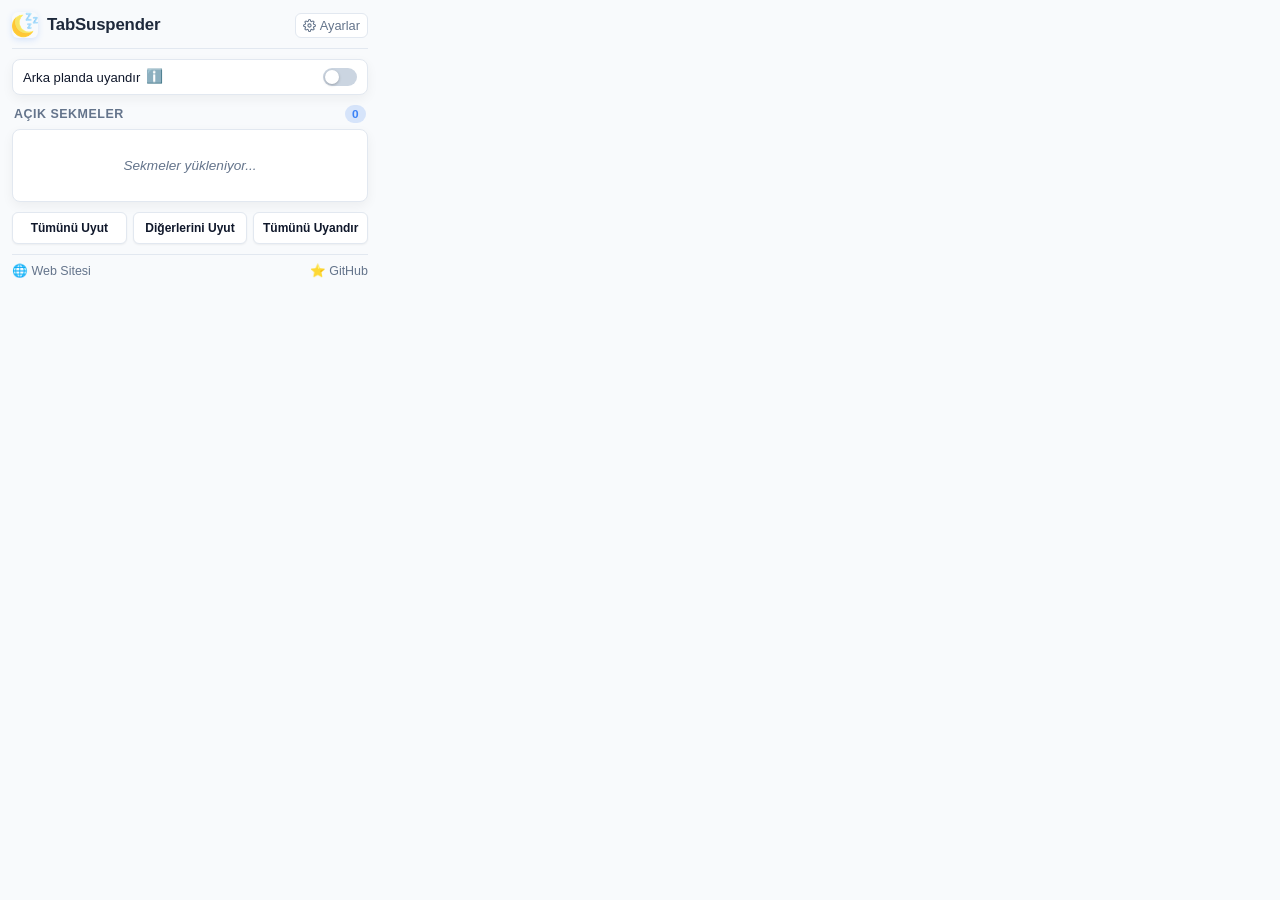
<file: popup.html>
<!DOCTYPE html>
<html lang="tr">
<head>
    <meta charset="UTF-8">
    <meta name="viewport" content="width=device-width, initial-scale=1.0">
    <title>TabSuspender HaYTooL</title>
    <style>
        :root {
            --bg-page: #f8fafc;
            --bg-card: #ffffff;
            --border-card: #e2e8f0;
            --text-main: #0f172a;
            --text-muted: #64748b;
            --text-heading: #1e293b;
            --primary: #3b82f6;
            --primary-hover: #2563eb;
            --primary-glow: rgba(59, 130, 246, 0.18);
            --danger: #ef4444;
            --danger-hover: #dc2626;
            --danger-glow: rgba(239, 68, 68, 0.18);
            --success: #10b981;
            --success-hover: #059669;
            --success-glow: rgba(16, 185, 129, 0.18);
            --input-bg: #ffffff;
            --input-border: #cbd5e1;
            --card-shadow: 0 4px 12px rgba(0, 0, 0, 0.05);
            --item-hover: #f1f5f9;
        }

        body.dark-mode {
            --bg-page: #0b0f19;
            --bg-card: #131b2e;
            --border-card: rgba(255, 255, 255, 0.08);
            --text-main: #e2e8f0;
            --text-muted: #94a3b8;
            --text-heading: #f8fafc;
            --primary: #60a5fa;
            --primary-hover: #3b82f6;
            --primary-glow: rgba(96, 165, 250, 0.22);
            --danger: #f87171;
            --danger-hover: #ef4444;
            --danger-glow: rgba(248, 113, 113, 0.22);
            --success: #34d399;
            --success-hover: #10b981;
            --success-glow: rgba(52, 211, 153, 0.22);
            --input-bg: #1e293b;
            --input-border: #334155;
            --card-shadow: 0 8px 24px rgba(0, 0, 0, 0.35);
            --item-hover: #1a233b;
        }

        /* DISCORD THEME */
        body.theme-discord {
            --bg-page: #202225;
            --bg-card: #2f3136;
            --border-card: #202225;
            --text-main: #dcddde;
            --text-muted: #8e9297;
            --text-heading: #ffffff;
            --primary: #5865f2;
            --primary-hover: #4752c4;
            --primary-glow: rgba(88, 101, 242, 0.25);
            --danger: #ed4245;
            --danger-hover: #c03537;
            --danger-glow: rgba(237, 66, 69, 0.25);
            --success: #57f287;
            --success-hover: #3ba55d;
            --success-glow: rgba(87, 242, 135, 0.25);
            --input-bg: #40444b;
            --input-border: #202225;
            --card-shadow: 0 8px 16px rgba(0, 0, 0, 0.25);
            --item-hover: #36393f;
        }

        /* YOUTUBE THEME */
        body.theme-youtube {
            --bg-page: #0f0f0f;
            --bg-card: #181818;
            --border-card: rgba(255, 255, 255, 0.1);
            --text-main: #f1f1f1;
            --text-muted: #aaaaaa;
            --text-heading: #ffffff;
            --primary: #ff0000;
            --primary-hover: #cc0000;
            --primary-glow: rgba(255, 0, 0, 0.25);
            --danger: #ff4e45;
            --danger-hover: #cc0000;
            --danger-glow: rgba(255, 78, 69, 0.25);
            --success: #2ba640;
            --success-hover: #1e7e34;
            --success-glow: rgba(43, 166, 64, 0.25);
            --input-bg: #272727;
            --input-border: #3f3f3f;
            --card-shadow: 0 8px 24px rgba(0, 0, 0, 0.4);
            --item-hover: #222222;
        }

        /* MATRIX THEME */
        body.theme-matrix {
            --bg-page: #050805;
            --bg-card: #0a110a;
            --border-card: rgba(0, 255, 65, 0.25);
            --text-main: #00ff41;
            --text-muted: #00aa2b;
            --text-heading: #70ff94;
            --primary: #00ff41;
            --primary-hover: #00cc33;
            --primary-glow: rgba(0, 255, 65, 0.35);
            --danger: #ff3333;
            --danger-hover: #cc0000;
            --danger-glow: rgba(255, 51, 51, 0.35);
            --success: #00ff41;
            --success-hover: #00cc33;
            --success-glow: rgba(0, 255, 65, 0.35);
            --input-bg: #050e05;
            --input-border: #008f11;
            --card-shadow: 0 0 20px rgba(0, 255, 65, 0.15);
            --item-hover: #0d1a0d;
        }

        * {
            box-sizing: border-box;
            margin: 0;
            padding: 0;
        }

        /* Accessibility & Focus Rings (UI-UX-Pro-Max & WCAG 2.1 AA) */
        :focus-visible {
            outline: 2px solid var(--primary);
            outline-offset: 2px;
        }

        button:focus-visible,
        a:focus-visible,
        input:focus-visible,
        select:focus-visible {
            outline: 2px solid var(--primary);
            outline-offset: 2px;
            box-shadow: 0 0 10px var(--primary-glow);
        }

        @media (prefers-reduced-motion: reduce) {
            *, ::before, ::after {
                animation-duration: 0.01ms !important;
                transition-duration: 0.01ms !important;
            }
        }

        body {
            font-family: -apple-system, BlinkMacSystemFont, 'Segoe UI', Roboto, 'Helvetica Neue', Arial, sans-serif;
            width: 380px;
            margin: 0;
            background-color: var(--bg-page);
            color: var(--text-main);
            padding: 12px;
            overflow-x: hidden;
            box-sizing: border-box;
            transition: background-color 0.2s ease, color 0.2s ease;
            text-rendering: optimizeLegibility;
            -webkit-font-smoothing: antialiased;
        }

        /* Header Bar */
        .popup-header {
            display: flex;
            align-items: center;
            justify-content: space-between;
            padding-bottom: 10px;
            margin-bottom: 10px;
            border-bottom: 1px solid var(--border-card);
        }

        .header-brand {
            display: flex;
            align-items: center;
            gap: 9px;
        }

        .header-brand img {
            width: 26px;
            height: 26px;
            border-radius: 6px;
            box-shadow: 0 2px 6px var(--primary-glow);
        }

        .header-brand h1 {
            font-size: 1.05rem;
            font-weight: 700;
            color: var(--text-heading);
            letter-spacing: -0.01em;
            margin: 0;
        }

        .header-actions {
            display: flex;
            align-items: center;
            gap: 6px;
        }

        .header-btn {
            background: var(--bg-card);
            border: 1px solid var(--border-card);
            color: var(--text-muted);
            border-radius: 6px;
            padding: 4px 7px;
            font-size: 0.8rem;
            text-decoration: none;
            cursor: pointer;
            display: inline-flex;
            align-items: center;
            gap: 4px;
            transition: all 0.2s;
        }

        .header-btn:hover {
            color: var(--primary);
            border-color: var(--primary);
            background: var(--primary-glow);
        }

        /* Quick Settings Panel */
        .quick-settings {
            background: var(--bg-card);
            border: 1px solid var(--border-card);
            border-radius: 8px;
            padding: 8px 10px;
            margin-bottom: 10px;
            box-shadow: var(--card-shadow);
            width: 100%;
            box-sizing: border-box;
        }

        .setting-row {
            display: flex;
            align-items: center;
            justify-content: space-between;
            font-size: 0.84rem;
            cursor: pointer;
            width: 100%;
            gap: 8px;
        }

        .setting-label {
            color: var(--text-main);
            font-weight: 500;
            user-select: none;
            font-size: 0.82rem;
        }

        /* Modern Toggle Switch */
        .switch {
            position: relative;
            display: inline-block;
            width: 34px;
            height: 18px;
            flex-shrink: 0;
        }

        .switch input {
            opacity: 0;
            width: 0;
            height: 0;
        }

        .slider {
            position: absolute;
            cursor: pointer;
            top: 0; left: 0; right: 0; bottom: 0;
            background-color: var(--input-border);
            transition: .25s ease;
            border-radius: 18px;
        }

        .slider:before {
            position: absolute;
            content: "";
            height: 14px;
            width: 14px;
            left: 2px;
            bottom: 2px;
            background-color: white;
            transition: .25s ease;
            border-radius: 50%;
            box-shadow: 0 1px 3px rgba(0,0,0,0.25);
        }

        input:checked + .slider {
            background-color: var(--primary);
        }

        input:checked + .slider:before {
            transform: translateX(16px);
        }

        /* Tooltip style */
        .info-tooltip-container {
            position: relative;
            display: inline-flex;
            align-items: center;
            margin-left: 6px;
            cursor: help;
        }

        .info-icon {
            font-size: 0.85rem;
            color: var(--text-muted);
            line-height: 1;
            transition: color 0.15s;
        }

        .info-tooltip-container:hover .info-icon {
            color: var(--primary);
        }

        .info-tooltip-box {
            visibility: hidden;
            opacity: 0;
            width: 200px;
            background-color: var(--bg-card);
            color: var(--text-main);
            text-align: left;
            border-radius: 6px;
            padding: 8px 10px;
            position: absolute;
            z-index: 999;
            top: 22px;
            left: 0;
            font-size: 0.72rem;
            line-height: 1.35;
            box-shadow: 0 4px 16px rgba(0,0,0,0.3);
            border: 1px solid var(--border-card);
            transition: opacity 0.2s, visibility 0.2s;
            pointer-events: none;
            white-space: normal;
        }

        .info-tooltip-container:hover .info-tooltip-box {
            visibility: visible;
            opacity: 1;
        }

        /* Tab List Container */
        .tab-list-header {
            display: flex;
            align-items: center;
            justify-content: space-between;
            font-size: 0.78rem;
            font-weight: 600;
            color: var(--text-muted);
            margin-bottom: 6px;
            padding: 0 2px;
            text-transform: uppercase;
            letter-spacing: 0.04em;
        }

        .tab-count-badge {
            background: var(--primary-glow);
            color: var(--primary);
            padding: 2px 7px;
            border-radius: 10px;
            font-size: 0.74rem;
            font-weight: 700;
        }

        .tab-list {
            max-height: 290px;
            overflow-y: auto;
            border: 1px solid var(--border-card);
            border-radius: 8px;
            background-color: var(--bg-card);
            padding: 4px;
            margin-bottom: 10px;
            box-shadow: var(--card-shadow);
            width: 100%;
            box-sizing: border-box;
        }

        .tab-list::-webkit-scrollbar {
            width: 5px;
        }
        .tab-list::-webkit-scrollbar-thumb {
            background: var(--input-border);
            border-radius: 4px;
        }
        .tab-list::-webkit-scrollbar-thumb:hover {
            background: var(--text-muted);
        }

        /* Tab Item Card */
        .tab-list-item {
            display: flex;
            align-items: center;
            padding: 6px 8px;
            border-radius: 6px;
            margin-bottom: 3px;
            transition: background-color 0.15s ease;
            gap: 8px;
            position: relative;
            width: 100%;
            box-sizing: border-box;
        }

        .tab-list-item:last-child {
            margin-bottom: 0;
        }

        .tab-list-item:hover {
            background-color: var(--item-hover);
        }

        .tab-list-item.is-current {
            border-left: 3px solid var(--primary);
            background-color: var(--primary-glow);
        }

        .tab-favicon {
            width: 16px;
            height: 16px;
            border-radius: 3px;
            flex-shrink: 0;
            object-fit: contain;
        }

        .tab-info {
            flex: 1 1 auto;
            min-width: 0;
        }

        .tab-title-row {
            display: flex;
            align-items: center;
            gap: 5px;
        }

        .tab-title {
            font-weight: 600;
            font-size: 0.82rem;
            white-space: nowrap;
            overflow: hidden;
            text-overflow: ellipsis;
            color: var(--text-heading);
            flex: 1 1 auto;
            min-width: 0;
        }

        .badge-active {
            font-size: 0.65rem;
            font-weight: 700;
            color: var(--primary);
            background: var(--primary-glow);
            padding: 1px 4px;
            border-radius: 4px;
            flex-shrink: 0;
        }

        .badge-suspended {
            font-size: 0.65rem;
            font-weight: 700;
            color: var(--text-muted);
            background: rgba(148, 163, 184, 0.15);
            padding: 1px 4px;
            border-radius: 4px;
            flex-shrink: 0;
        }

        .tab-url {
            color: var(--text-muted);
            font-size: 0.72rem;
            white-space: nowrap;
            overflow: hidden;
            text-overflow: ellipsis;
            display: block;
            margin-top: 1px;
        }

        /* Action Buttons on items */
        .tab-action-btn {
            border: none;
            padding: 4px 8px;
            border-radius: 5px;
            cursor: pointer;
            font-size: 0.74rem;
            font-weight: 600;
            transition: all 0.2s ease;
            white-space: nowrap;
            flex-shrink: 0;
            display: inline-flex;
            align-items: center;
            gap: 3px;
        }

        .suspend-btn {
            background-color: var(--danger-glow);
            color: var(--danger);
            border: 1px solid var(--danger);
        }
        .suspend-btn:hover {
            background-color: var(--danger);
            color: #ffffff;
        }

        .unsuspend-btn {
            background-color: var(--success-glow);
            color: var(--success);
            border: 1px solid var(--success);
        }
        .unsuspend-btn:hover {
            background-color: var(--success);
            color: #ffffff;
        }

        /* Bulk Actions Footer */
        .bulk-actions {
            display: grid;
            grid-template-columns: repeat(3, 1fr);
            gap: 6px;
            margin-top: 8px;
            width: 100%;
            box-sizing: border-box;
        }

        .bulk-actions button {
            background: var(--bg-card);
            color: var(--text-main);
            border: 1px solid var(--border-card);
            padding: 8px 3px;
            border-radius: 6px;
            cursor: pointer;
            font-size: 0.75rem;
            font-weight: 600;
            transition: all 0.2s ease;
            text-align: center;
            box-shadow: 0 1px 2px rgba(0, 0, 0, 0.05);
            width: 100%;
            white-space: nowrap;
            overflow: hidden;
            text-overflow: ellipsis;
        }

        .bulk-actions button:hover {
            background-color: var(--primary);
            border-color: var(--primary);
            color: #ffffff;
            box-shadow: 0 2px 8px var(--primary-glow);
        }

        .message {
            padding: 24px 10px;
            text-align: center;
            color: var(--text-muted);
            font-size: 0.85rem;
            font-style: italic;
        }

        /* Footer links */
        .popup-footer {
            display: flex;
            justify-content: space-between;
            align-items: center;
            margin-top: 10px;
            padding-top: 8px;
            border-top: 1px solid var(--border-card);
            font-size: 0.78rem;
        }

        .popup-footer a {
            color: var(--text-muted);
            text-decoration: none;
            display: inline-flex;
            align-items: center;
            gap: 4px;
            transition: color 0.2s;
        }

        .popup-footer a:hover {
            color: var(--primary);
        }
    </style>
</head>
<body>
    <header class="popup-header">
        <div class="header-brand">
            <img src="icons/icon48.png" alt="Logo">
            <h1 id="popupTitle">TabSuspender</h1>
        </div>
        <div class="header-actions">
            <a href="options.html" target="_blank" class="header-btn" id="optionsLink" title="Ayarlar">
                <svg width="13" height="13" viewBox="0 0 24 24" fill="none" stroke="currentColor" stroke-width="2" stroke-linecap="round" stroke-linejoin="round"><circle cx="12" cy="12" r="3"></circle><path d="M19.4 15a1.65 1.65 0 0 0 .33 1.82l.06.06a2 2 0 0 1 0 2.83 2 2 0 0 1-2.83 0l-.06-.06a1.65 1.65 0 0 0-1.82-.33 1.65 1.65 0 0 0-1 1.51V21a2 2 0 0 1-2 2 2 2 0 0 1-2-2v-.09A1.65 1.65 0 0 0 9 19.4a1.65 1.65 0 0 0-1.82.33l-.06.06a2 2 0 0 1-2.83 0 2 2 0 0 1 0-2.83l.06-.06a1.65 1.65 0 0 0 .33-1.82 1.65 1.65 0 0 0-1.51-1H3a2 2 0 0 1-2-2 2 2 0 0 1 2-2h.09A1.65 1.65 0 0 0 4.6 9a1.65 1.65 0 0 0-.33-1.82l-.06-.06a2 2 0 0 1 0-2.83 2 2 0 0 1 2.83 0l.06.06a1.65 1.65 0 0 0 1.82.33H9a1.65 1.65 0 0 0 1-1.51V3a2 2 0 0 1 2-2 2 2 0 0 1 2 2v.09a1.65 1.65 0 0 0 1 1.51 1.65 1.65 0 0 0 1.82-.33l.06-.06a2 2 0 0 1 2.83 0 2 2 0 0 1 0 2.83l-.06.06a1.65 1.65 0 0 0-.33 1.82V9a1.65 1.65 0 0 0 1.51 1H21a2 2 0 0 1 2 2 2 2 0 0 1-2 2h-.09a1.65 1.65 0 0 0-1.51 1z"></path></svg>
                <span id="optionsLinkText">Ayarlar</span>
            </a>
        </div>
    </header>

    <div class="quick-settings">
        <label class="setting-row" for="unsuspendInBackground">
            <div style="display: flex; align-items: center;">
                <span class="setting-label" id="unsuspendInBackgroundLabel">Arka planda uyandır</span>
                <div class="info-tooltip-container" id="unsuspendTooltipContainer" tabindex="0">
                    <span class="info-icon">ℹ️</span>
                    <div class="info-tooltip-box" id="unsuspendTooltipText">
                        İşaretliyse, uyuyan bir sekmeyi uyandırdığınızda bulunduğunuz sayfadan ayrılmazsınız; seçilen sekme arka planda sessizce yüklenir.
                    </div>
                </div>
            </div>
            <div class="switch">
                <input type="checkbox" id="unsuspendInBackground">
                <span class="slider"></span>
            </div>
        </label>
    </div>

    <div class="tab-list-header">
        <span id="tabListLabel">Açık Sekmeler</span>
        <span class="tab-count-badge" id="tabCountBadge">0</span>
    </div>

    <div class="tab-list" id="tabList">
        <div class="message" id="loadingMessage">Sekmeler yükleniyor...</div>
    </div>

    <div class="bulk-actions">
        <button id="suspendAllBtn">Tümünü Uyut</button>
        <button id="suspendAllButCurrentBtn">Diğerlerini Uyut</button>
        <button id="unsuspendAllBtn">Tümünü Uyandır</button>
    </div>

    <footer class="popup-footer">
        <a href="https://haytokoraz.github.io/TabSuspender-HaYTooL/" target="_blank" rel="noopener noreferrer" id="websiteLink">
            🌐 Web Sitesi
        </a>
        <a href="https://github.com/HaYToKoRaZ/TabSuspender-HaYTooL" target="_blank" rel="noopener noreferrer" id="githubLink">
            ⭐ GitHub
        </a>
    </footer>

    <script type="module" src="core/i18n.js"></script>
    <script src="popup.js"></script>
</body>
</html>
</file>
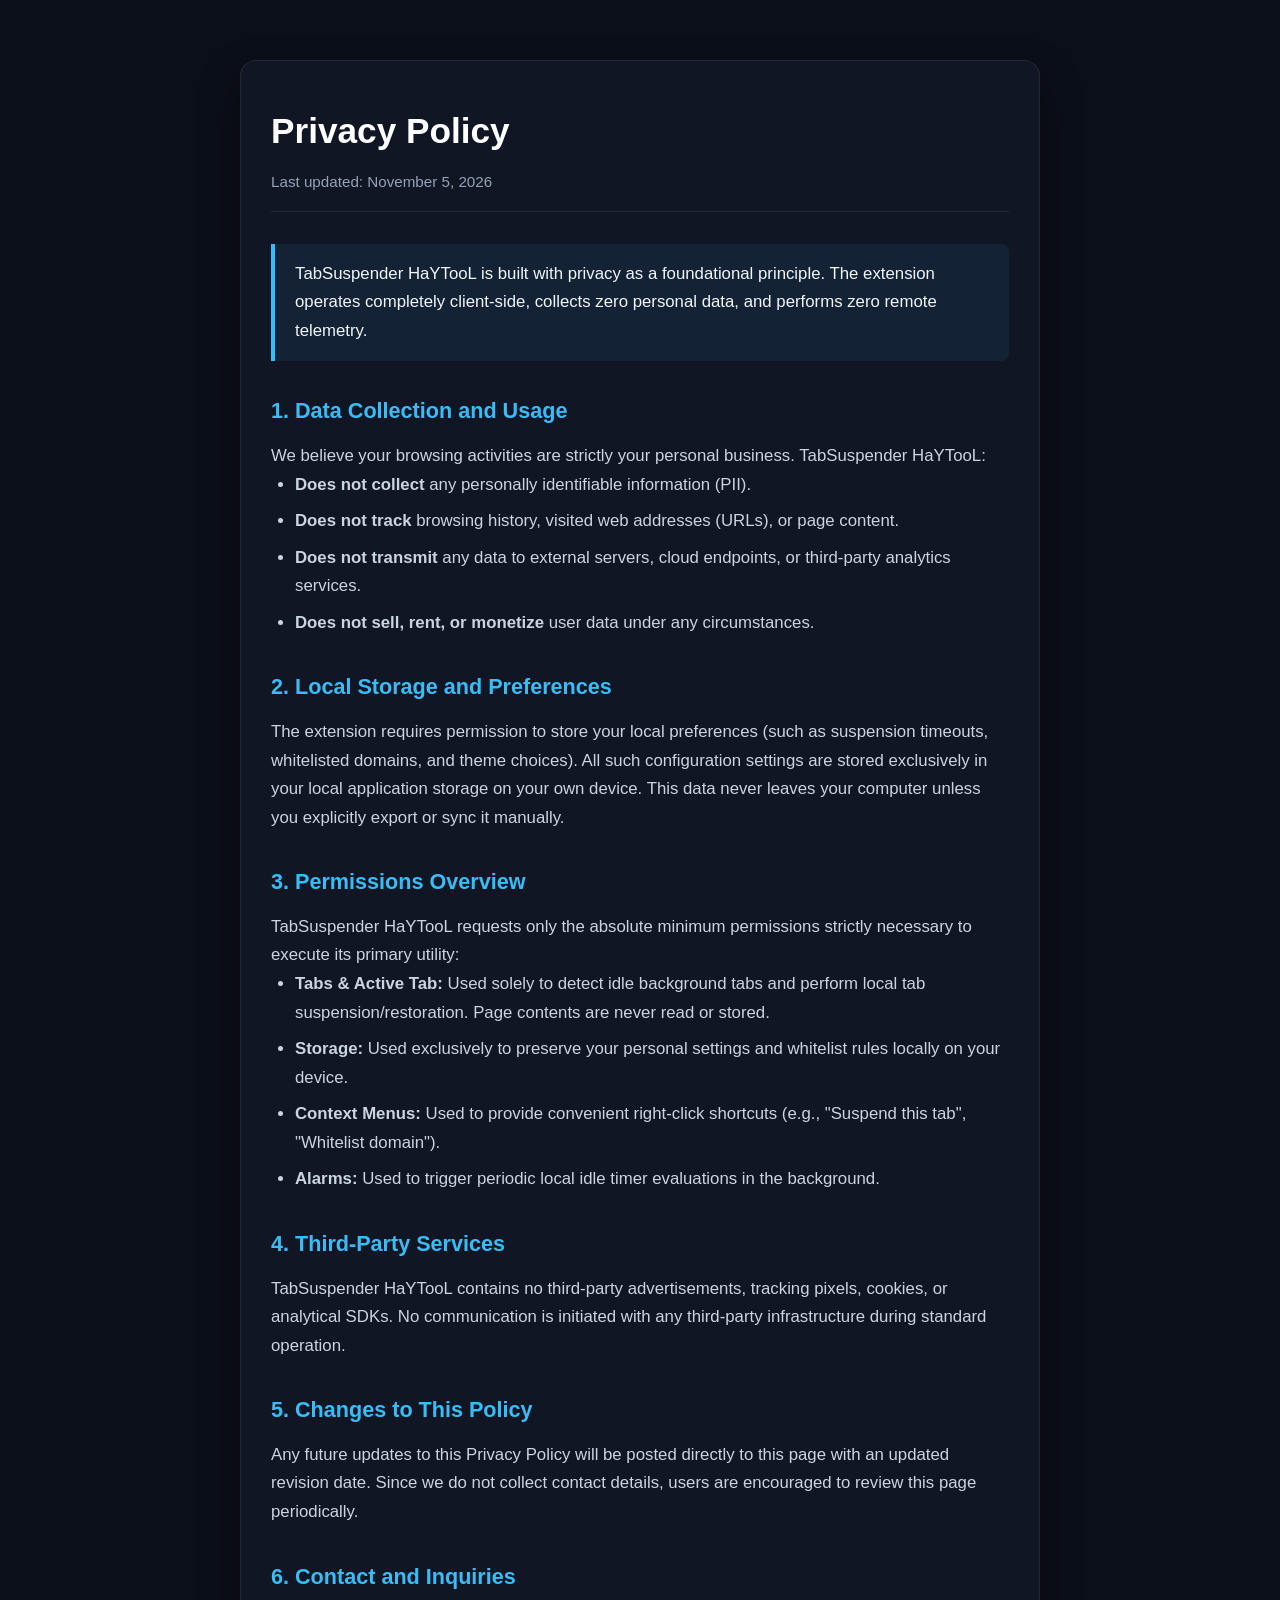
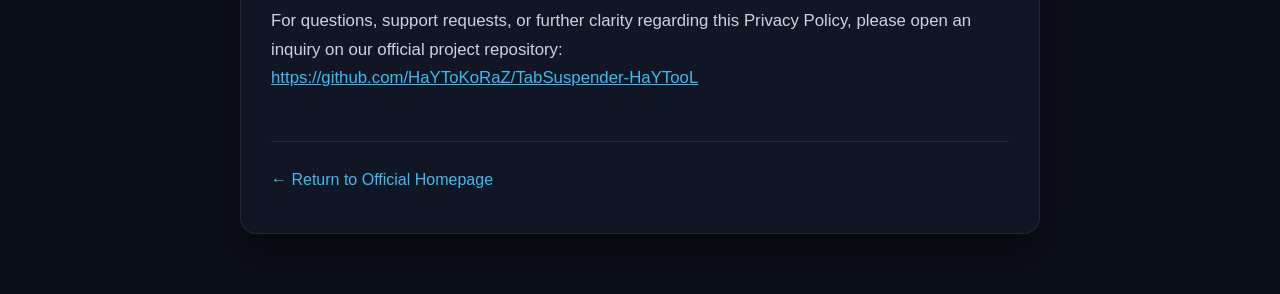
<file: privacy.html>
<!DOCTYPE html>
<html lang="en">
<head>
  <meta charset="UTF-8">
  <meta name="viewport" content="width=device-width, initial-scale=1.0">
  <title>Privacy Policy | TabSuspender HaYTooL</title>
  <meta name="description" content="Official Privacy Policy for TabSuspender HaYTooL extension. Zero telemetry, 100% private, and local execution.">
  <meta name="robots" content="index, follow">
  <link rel="canonical" href="https://haytokoraz.github.io/TabSuspender-HaYTooL/privacy.html">
  <link rel="icon" type="image/x-icon" href="favicon.ico">
  <link rel="stylesheet" href="assets/style.css">
  <style>
    body {
      background-color: #0b0f19;
      color: #e2e8f0;
      font-family: -apple-system, BlinkMacSystemFont, "Segoe UI", Roboto, Helvetica, Arial, sans-serif;
      line-height: 1.7;
      margin: 0;
      padding: 0;
    }
    .privacy-container {
      max-width: 800px;
      margin: 60px auto;
      padding: 40px 30px;
      background: rgba(18, 24, 38, 0.85);
      backdrop-filter: blur(12px);
      border: 1px solid rgba(255, 255, 255, 0.08);
      border-radius: 16px;
      box-shadow: 0 20px 40px rgba(0, 0, 0, 0.4);
    }
    h1 {
      font-size: 2.2rem;
      margin-bottom: 0.5rem;
      color: #ffffff;
      font-weight: 700;
    }
    .meta-date {
      color: #94a3b8;
      font-size: 0.95rem;
      margin-bottom: 2rem;
      padding-bottom: 1rem;
      border-bottom: 1px solid rgba(255, 255, 255, 0.08);
    }
    h2 {
      font-size: 1.35rem;
      color: #38bdf8;
      margin-top: 2rem;
      margin-bottom: 0.75rem;
      font-weight: 600;
    }
    p, li {
      color: #cbd5e1;
      font-size: 1.05rem;
    }
    ul {
      padding-left: 1.5rem;
      margin-bottom: 1.5rem;
    }
    li {
      margin-bottom: 0.5rem;
    }
    .highlight-card {
      background: rgba(56, 189, 248, 0.08);
      border-left: 4px solid #38bdf8;
      padding: 1rem 1.25rem;
      border-radius: 0 8px 8px 0;
      margin: 1.5rem 0;
    }
    .highlight-card p {
      margin: 0;
      color: #f1f5f9;
      font-weight: 500;
    }
    .back-nav {
      margin-top: 3rem;
      padding-top: 1.5rem;
      border-top: 1px solid rgba(255, 255, 255, 0.08);
    }
    .back-nav a {
      color: #38bdf8;
      text-decoration: none;
      font-weight: 500;
      display: inline-flex;
      align-items: center;
      gap: 6px;
    }
    .back-nav a:hover {
      text-decoration: underline;
    }
  </style>
</head>
<body>

  <main class="privacy-container">
    <h1>Privacy Policy</h1>
    <div class="meta-date">Last updated: November 5, 2026</div>

    <div class="highlight-card">
      <p>TabSuspender HaYTooL is built with privacy as a foundational principle. The extension operates completely client-side, collects zero personal data, and performs zero remote telemetry.</p>
    </div>

    <h2>1. Data Collection and Usage</h2>
    <p>We believe your browsing activities are strictly your personal business. TabSuspender HaYTooL:</p>
    <ul>
      <li><strong>Does not collect</strong> any personally identifiable information (PII).</li>
      <li><strong>Does not track</strong> browsing history, visited web addresses (URLs), or page content.</li>
      <li><strong>Does not transmit</strong> any data to external servers, cloud endpoints, or third-party analytics services.</li>
      <li><strong>Does not sell, rent, or monetize</strong> user data under any circumstances.</li>
    </ul>

    <h2>2. Local Storage and Preferences</h2>
    <p>The extension requires permission to store your local preferences (such as suspension timeouts, whitelisted domains, and theme choices). All such configuration settings are stored exclusively in your local application storage on your own device. This data never leaves your computer unless you explicitly export or sync it manually.</p>

    <h2>3. Permissions Overview</h2>
    <p>TabSuspender HaYTooL requests only the absolute minimum permissions strictly necessary to execute its primary utility:</p>
    <ul>
      <li><strong>Tabs & Active Tab:</strong> Used solely to detect idle background tabs and perform local tab suspension/restoration. Page contents are never read or stored.</li>
      <li><strong>Storage:</strong> Used exclusively to preserve your personal settings and whitelist rules locally on your device.</li>
      <li><strong>Context Menus:</strong> Used to provide convenient right-click shortcuts (e.g., "Suspend this tab", "Whitelist domain").</li>
      <li><strong>Alarms:</strong> Used to trigger periodic local idle timer evaluations in the background.</li>
    </ul>

    <h2>4. Third-Party Services</h2>
    <p>TabSuspender HaYTooL contains no third-party advertisements, tracking pixels, cookies, or analytical SDKs. No communication is initiated with any third-party infrastructure during standard operation.</p>

    <h2>5. Changes to This Policy</h2>
    <p>Any future updates to this Privacy Policy will be posted directly to this page with an updated revision date. Since we do not collect contact details, users are encouraged to review this page periodically.</p>

    <h2>6. Contact and Inquiries</h2>
    <p>For questions, support requests, or further clarity regarding this Privacy Policy, please open an inquiry on our official project repository:</p>
    <p><a href="https://github.com/HaYToKoRaZ/TabSuspender-HaYTooL" target="_blank" rel="noopener noreferrer" style="color: #38bdf8;">https://github.com/HaYToKoRaZ/TabSuspender-HaYTooL</a></p>

    <div class="back-nav">
      <a href="./">&larr; Return to Official Homepage</a>
    </div>
  </main>

</body>
</html>
</file>
<file: assets/style.css>
:root{--bg-primary:#0a0d16;--bg-secondary:#101524;--bg-card:rgba(16,22,38,0.82);--bg-card-hover:rgba(25,34,58,0.9);--border-color:rgba(255,255,255,0.08);--border-accent:rgba(245,158,11,0.35);--accent-cat:#f59e0b;--accent-cat-glow:rgba(245,158,11,0.28);--accent-primary:#6366f1;--accent-secondary:#38bdf8;--accent-gradient:linear-gradient(135deg,#f59e0b 0%,#ec4899 50%,#8b5cf6 100%);--cat-gradient:linear-gradient(135deg,#fbbf24 0%,#f97316 100%);--text-main:#f8fafc;--text-muted:#94a3b8;--text-dim:#64748b;--success:#10b981;--warning:#f59e0b;--danger:#ef4444;--radius-sm:8px;--radius-md:14px;--radius-lg:22px;--radius-full:9999px;--transition-fast:0.2s cubic-bezier(0.4,0,0.2,1);--transition-normal:0.3s cubic-bezier(0.4,0,0.2,1)}*{margin:0;padding:0;box-sizing:border-box}:focus-visible{outline:2px solid var(--accent-cat);outline-offset:3px}button:focus-visible,a:focus-visible{outline:2px solid var(--accent-cat);outline-offset:2px;box-shadow:0 0 12px var(--accent-cat-glow)}.skip-link{position:absolute;top:-100px;left:16px;background:var(--accent-cat);color:#1a0f00;padding:10px 18px;font-weight:700;border-radius:var(--radius-sm);z-index:10000;text-decoration:none;transition:top var(--transition-fast)}.skip-link:focus{top:16px}@media (prefers-reduced-motion:reduce){*,::before,::after{animation-duration:0.01ms !important;animation-iteration-count:1 !important;transition-duration:0.01ms !important;scroll-behavior:auto !important}}body{font-family:'Inter',-apple-system,BlinkMacSystemFont,sans-serif;background-color:var(--bg-primary);color:var(--text-main);line-height:1.6;overflow-x:hidden;position:relative;text-rendering:optimizeLegibility;-webkit-font-smoothing:antialiased}.bg-glow-1{position:absolute;top:-150px;left:50%;transform:translateX(-50%);width:750px;height:480px;background:radial-gradient(circle,rgba(245,158,11,0.2) 0%,rgba(99,102,241,0.12) 40%,transparent 75%);filter:blur(80px);pointer-events:none;z-index:0}.bg-glow-2{position:absolute;top:950px;right:-100px;width:550px;height:450px;background:radial-gradient(circle,rgba(236,72,153,0.15) 0%,transparent 70%);filter:blur(100px);pointer-events:none;z-index:0}.container{width:100%;max-width:1200px;margin:0 auto;padding:0 24px;position:relative;z-index:1}header{padding:18px 0;border-bottom:1px solid var(--border-color);backdrop-filter:blur(16px);position:sticky;top:0;z-index:100;background:rgba(10,13,22,0.85)}.nav-wrap{display:flex;justify-content:space-between;align-items:center}.brand{display:flex;align-items:center;gap:12px;text-decoration:none;color:var(--text-main);font-family:'Outfit',sans-serif;font-size:1.25rem;font-weight:700;letter-spacing:-0.02em}.brand-cat-icon{width:42px;height:42px;border-radius:12px;background:var(--cat-gradient);display:flex;align-items:center;justify-content:center;box-shadow:0 4px 16px var(--accent-cat-glow);font-size:1.4rem}.nav-right-cluster{display:flex;align-items:center;gap:20px}.nav-links{display:flex;align-items:center;gap:24px;list-style:none}.nav-links a{color:var(--text-muted);text-decoration:none;font-size:0.92rem;font-weight:500;transition:color var(--transition-fast)}.nav-links a:hover{color:var(--accent-cat)}.lang-switcher{display:inline-flex;align-items:center;background:rgba(255,255,255,0.05);border:1px solid var(--border-color);border-radius:20px;padding:3px;gap:3px}.lang-btn{background:transparent;border:none;color:var(--text-muted);padding:4px 10px;border-radius:16px;font-size:0.78rem;font-weight:700;cursor:pointer;display:inline-flex;align-items:center;gap:5px;transition:all 0.2s ease}.lang-btn.active{background:var(--accent-cat);color:#1a0f00;box-shadow:0 2px 8px var(--accent-cat-glow)}.flag-icon{width:15px;height:11px;border-radius:2px;display:inline-block;vertical-align:middle;box-shadow:0 0 1px rgba(0,0,0,0.5)}.btn{display:inline-flex;align-items:center;gap:8px;padding:10px 22px;border-radius:var(--radius-full);font-size:0.95rem;font-weight:600;text-decoration:none;cursor:pointer;transition:all var(--transition-normal);border:1px solid transparent}.btn-cat{background:var(--cat-gradient);color:#1a0f00;font-weight:700;box-shadow:0 4px 20px var(--accent-cat-glow)}.btn-cat:hover{transform:translateY(-2px);box-shadow:0 6px 26px rgba(245,158,11,0.45);filter:brightness(1.08)}.btn-secondary{background:rgba(255,255,255,0.05);color:var(--text-main);border-color:var(--border-color);backdrop-filter:blur(8px)}.btn-secondary:hover{background:rgba(255,255,255,0.1);border-color:rgba(255,255,255,0.2);transform:translateY(-2px)}.stores-container{margin:25px 0 45px}.stores-title{font-size:0.88rem;text-transform:uppercase;letter-spacing:0.08em;color:#cbd5e1;font-weight:700;margin-bottom:16px;text-align:center}.stores-grid{display:grid;grid-template-columns:repeat(3,1fr);gap:16px;max-width:920px;margin:0 auto}.store-card{background:var(--bg-card);border:1px solid var(--border-color);border-radius:var(--radius-md);padding:18px 20px;display:flex;align-items:center;gap:14px;text-decoration:none;color:var(--text-main);transition:all var(--transition-normal);backdrop-filter:blur(12px);position:relative;overflow:hidden}.store-card:hover{transform:translateY(-3px);background:var(--bg-card-hover);border-color:var(--accent-cat);box-shadow:0 12px 28px -8px var(--accent-cat-glow)}.store-icon-wrap{width:44px;height:44px;border-radius:12px;display:flex;align-items:center;justify-content:center;flex-shrink:0;background:rgba(255,255,255,0.04);border:1px solid var(--border-color)}.store-info{flex-grow:1;min-width:0;text-align:left}.store-badge{font-size:0.72rem;font-weight:700;color:var(--accent-cat);text-transform:uppercase;letter-spacing:0.04em;display:block;margin-bottom:2px}.store-name{font-size:1rem;font-weight:700;white-space:nowrap;overflow:hidden;text-overflow:ellipsis;color:#ffffff}.store-sub{font-size:0.78rem;color:var(--text-muted)}.hero{padding:60px 0 40px;text-align:center}.hero-badge{display:inline-flex;align-items:center;gap:8px;padding:6px 16px;background:rgba(245,158,11,0.12);border:1px solid var(--border-accent);border-radius:var(--radius-full);font-size:0.88rem;font-weight:600;color:#fcd34d;margin-bottom:22px}.hero-badge-cat{animation:catNap 3s ease-in-out infinite alternate;display:inline-block}@keyframes catNap{0%{transform:scale(1) rotate(0deg)}100%{transform:scale(1.1) rotate(4deg)}}.hero h1{font-family:'Outfit',sans-serif;font-size:clamp(2.3rem,4.8vw,4rem);font-weight:800;line-height:1.15;letter-spacing:-0.03em;margin-bottom:18px;background:linear-gradient(180deg,#ffffff 40%,#e2e8f0 100%);-webkit-background-clip:text;-webkit-text-fill-color:transparent}.hero h1 .cat-highlight{background:var(--cat-gradient);-webkit-background-clip:text;-webkit-text-fill-color:transparent}.hero-desc{max-width:720px;margin:0 auto 30px;font-size:1.15rem;color:var(--text-muted);line-height:1.7}.hero-actions{display:flex;justify-content:center;align-items:center;gap:16px;flex-wrap:wrap;margin-bottom:30px}.cat-stage{max-width:920px;margin:0 auto 40px;background:var(--bg-card);border:1px solid var(--border-color);border-radius:var(--radius-lg);padding:36px 32px;box-shadow:0 25px 60px -15px rgba(0,0,0,0.7),0 0 40px rgba(245,158,11,0.12);backdrop-filter:blur(20px);display:grid;grid-template-columns:1.15fr 1fr;align-items:center;gap:32px;text-align:left;position:relative;overflow:hidden}.cat-illustration-box{background:radial-gradient(circle,rgba(245,158,11,0.15) 0%,rgba(16,22,38,0.3) 70%);border:1px solid rgba(245,158,11,0.2);border-radius:18px;padding:30px 20px;text-align:center;position:relative}.sleeping-cat-svg{width:100%;max-width:270px;height:auto;filter:drop-shadow(0 10px 20px rgba(0,0,0,0.4));animation:catBreathing 4s ease-in-out infinite}@keyframes catBreathing{0%,100%{transform:scale(1) translateY(0)}50%{transform:scale(1.025) translateY(-3px)}}.zzz-text{position:absolute;top:25px;right:40px;font-family:'Fredoka',cursive,sans-serif;font-weight:700;color:#fcd34d;font-size:1.4rem;animation:floatZzz 2.8s infinite ease-out;opacity:0;user-select:none}.zzz-text:nth-child(2){top:15px;right:25px;font-size:1.1rem;animation-delay:1s}.zzz-text:nth-child(3){top:8px;right:15px;font-size:0.85rem;animation-delay:1.8s}@keyframes floatZzz{0%{transform:translate(0,0) scale(0.7);opacity:0}30%{opacity:0.9}80%{transform:translate(15px,-24px) scale(1.2);opacity:0.8}100%{transform:translate(25px,-36px) scale(1.3);opacity:0}}.cat-story{display:flex;flex-direction:column;gap:14px}.cat-story h2,.cat-story h3{font-family:'Outfit',sans-serif;font-size:1.6rem;font-weight:700;color:#fef08a;display:flex;align-items:center;gap:8px}.cat-story p{color:var(--text-muted);font-size:0.96rem;line-height:1.65}.cat-meta-pills{display:flex;gap:8px;flex-wrap:wrap;margin-top:6px}.cat-pill{display:inline-flex;align-items:center;gap:6px;background:rgba(255,255,255,0.05);border:1px solid var(--border-color);border-radius:20px;padding:5px 12px;font-size:0.82rem;color:#e2e8f0;font-weight:500}.mockup-wrap{max-width:920px;margin:0 auto 50px;background:var(--bg-card);border:1px solid var(--border-color);border-radius:var(--radius-lg);box-shadow:0 25px 60px -15px rgba(0,0,0,0.6),0 0 30px rgba(245,158,11,0.1);backdrop-filter:blur(20px);overflow:hidden;text-align:left}.mockup-header{background:rgba(16,22,38,0.95);padding:14px 18px;border-bottom:1px solid var(--border-color);display:flex;align-items:center;gap:16px}.mockup-dots{display:flex;gap:6px}.mockup-dot{width:12px;height:12px;border-radius:50%}.dot-red{background:#ef4444}.dot-yellow{background:#f59e0b}.dot-green{background:#10b981}.mockup-tabs{display:flex;gap:8px;flex:1;overflow-x:auto}.mockup-tab{padding:7px 15px;border-radius:8px;font-size:0.85rem;background:rgba(255,255,255,0.04);border:1px solid var(--border-color);color:var(--text-muted);display:flex;align-items:center;gap:8px;cursor:pointer;transition:all var(--transition-fast);user-select:none}.mockup-tab.active{background:rgba(245,158,11,0.18);border-color:var(--accent-cat);color:#fef08a}.mockup-tab.suspended{opacity:1;color:#f1f5f9;background:rgba(255,255,255,0.05);border-style:dashed;border-color:rgba(245,158,11,0.6)}.mockup-tab.suspended:hover{opacity:1;border-color:#f59e0b;background:rgba(245,158,11,0.15)}.tab-badge{font-size:0.72rem;padding:2px 8px;border-radius:4px;background:rgba(245,158,11,0.25);color:#fde047;font-weight:700}.mockup-body{padding:36px;text-align:center;position:relative}.stats-bar{display:grid;grid-template-columns:repeat(auto-fit,minmax(200px,1fr));gap:20px;margin-bottom:24px}.stat-card{padding:20px;border-radius:var(--radius-md);background:rgba(255,255,255,0.02);border:1px solid var(--border-color);text-align:center}.stat-val{font-family:'Outfit',sans-serif;font-size:2.1rem;font-weight:700;color:#fcd34d;margin-bottom:4px}.stat-label{font-size:0.85rem;color:var(--text-muted)}.theme-showcase{margin-top:30px;padding:24px;background:rgba(16,22,38,0.5);border-radius:var(--radius-md);border:1px solid var(--border-color)}.theme-pills{display:flex;justify-content:center;gap:12px;flex-wrap:wrap;margin-top:14px}.theme-badge{padding:6px 14px;border-radius:20px;font-size:0.84rem;font-weight:600;display:inline-flex;align-items:center;gap:6px;border:1px solid rgba(255,255,255,0.12)}.theme-light{background:#ffffff;color:#0f172a;border-color:#cbd5e1}.theme-dark{background:#1e293b;color:#93c5fd;border-color:#3b82f6}.theme-discord{background:#5865f2;color:#ffffff;border-color:#5865f2}.theme-youtube{background:#dc2626;color:#ffffff;border-color:#ef4444}.theme-matrix{background:#052e16;color:#4ade80;border-color:#22c55e}.section-title{text-align:center;margin-bottom:45px}.section-title h2{font-family:'Outfit',sans-serif;font-size:2.2rem;font-weight:700;letter-spacing:-0.02em;margin-bottom:12px}.section-title p{color:var(--text-muted);font-size:1.1rem}.features-grid{display:grid;grid-template-columns:repeat(auto-fit,minmax(320px,1fr));gap:24px;margin-bottom:80px}.feature-card{background:var(--bg-card);border:1px solid var(--border-color);border-radius:var(--radius-md);padding:30px;transition:all var(--transition-normal);backdrop-filter:blur(12px)}.feature-card:hover{background:var(--bg-card-hover);border-color:var(--border-accent);transform:translateY(-4px);box-shadow:0 16px 30px -10px rgba(245,158,11,0.15)}.feature-icon{width:48px;height:48px;border-radius:12px;background:rgba(245,158,11,0.12);border:1px solid rgba(245,158,11,0.3);display:flex;align-items:center;justify-content:center;margin-bottom:20px;font-size:1.5rem}.feature-card h3{font-family:'Outfit',sans-serif;font-size:1.3rem;font-weight:600;margin-bottom:10px;color:var(--text-main)}.feature-card p{color:var(--text-muted);font-size:0.95rem;line-height:1.6}.install-section{background:var(--bg-card);border:1px solid var(--border-color);border-radius:var(--radius-lg);padding:48px 36px;margin-bottom:80px;box-shadow:0 20px 40px -15px rgba(0,0,0,0.5)}.steps-grid{display:grid;grid-template-columns:repeat(auto-fit,minmax(280px,1fr));gap:24px;margin-top:36px}.step-box{padding:26px;border-radius:var(--radius-md);background:rgba(255,255,255,0.02);border:1px solid var(--border-color)}.step-number{width:36px;height:36px;border-radius:50%;background:var(--cat-gradient);color:#1a0f00;display:flex;align-items:center;justify-content:center;font-weight:700;font-size:1.1rem;margin-bottom:16px}.step-box h3,.step-box h4{font-size:1.15rem;margin-bottom:8px}.step-box p{color:var(--text-muted);font-size:0.9rem;line-height:1.5;margin-bottom:12px}.code-snippet{background:rgba(0,0,0,0.4);padding:10px 14px;border-radius:8px;font-family:'Courier New',Courier,monospace;font-size:0.85rem;color:#fcd34d;border:1px solid rgba(255,255,255,0.08);word-break:break-all}.screenshots-section{margin-bottom:90px}.screenshot-lang-nav{display:flex;justify-content:center;gap:12px;margin-bottom:32px}.screenshot-lang-btn{background:var(--bg-card);border:1px solid var(--border-color);color:var(--text-muted);padding:9px 22px;border-radius:30px;font-size:0.92rem;font-weight:600;cursor:pointer;display:inline-flex;align-items:center;gap:8px;transition:all var(--transition-fast)}.screenshot-lang-btn:hover{border-color:var(--accent-cat);color:var(--text-main);transform:translateY(-1px)}.screenshot-lang-btn.active{background:rgba(245,158,11,0.18);border-color:var(--accent-cat);color:#fef08a;box-shadow:0 4px 16px rgba(245,158,11,0.25)}.screenshots-deck{display:none;grid-template-columns:1.6fr 1fr;gap:28px;align-items:start}.screenshots-deck.active{display:grid;animation:fadeInDeck 0.35s ease-out}@keyframes fadeInDeck{from{opacity:0;transform:translateY(10px)}to{opacity:1;transform:translateY(0)}}.screenshot-card{background:var(--bg-card);border:1px solid var(--border-color);border-radius:var(--radius-lg);padding:20px;box-shadow:0 20px 40px rgba(0,0,0,0.45);transition:transform var(--transition-normal),border-color var(--transition-normal);display:flex;flex-direction:column;gap:14px}.screenshot-card:hover{transform:translateY(-4px);border-color:rgba(245,158,11,0.4)}.screenshot-header{display:flex;align-items:center;justify-content:space-between;padding:0 4px}.screenshot-badge{font-size:0.78rem;font-weight:700;padding:4px 10px;border-radius:20px;background:rgba(245,158,11,0.15);color:#f59e0b;border:1px solid rgba(245,158,11,0.3)}.screenshot-img-box{border-radius:var(--radius-md);overflow:hidden;border:1px solid rgba(255,255,255,0.08);background:#080c14;cursor:zoom-in;position:relative}.screenshot-img-box img{width:100%;height:auto;display:block;transition:transform 0.4s ease}.screenshot-card:hover .screenshot-img-box img{transform:scale(1.02)}.screenshot-footer{font-size:0.88rem;color:var(--text-muted);line-height:1.5}@media (max-width:860px){.screenshots-deck{grid-template-columns:1fr}}.faq-grid{max-width:800px;margin:0 auto 80px;display:flex;flex-direction:column;gap:16px}.faq-item{background:var(--bg-card);border:1px solid var(--border-color);border-radius:var(--radius-md);overflow:hidden;transition:border-color var(--transition-fast)}.faq-item:hover{border-color:rgba(245,158,11,0.3)}.faq-question{padding:20px 24px;font-size:1.05rem;font-weight:600;display:flex;justify-content:space-between;align-items:center;cursor:pointer;user-select:none}.faq-answer{padding:0 24px 20px;color:var(--text-muted);font-size:0.95rem;line-height:1.6;display:none}.faq-item.open .faq-answer{display:block}.faq-icon{transition:transform var(--transition-fast);color:#f59e0b}.faq-item.open .faq-icon{transform:rotate(180deg)}footer{border-top:1px solid var(--border-color);padding:40px 0;text-align:center;color:#cbd5e1;font-size:0.9rem}footer p{color:#cbd5e1}footer a{color:#e2e8f0;text-decoration:none;transition:color var(--transition-fast)}footer a:hover{color:var(--accent-cat)}.footer-links{display:flex;justify-content:center;gap:24px;margin-bottom:16px;list-style:none;flex-wrap:wrap}@media (max-width:860px){.stores-grid{grid-template-columns:1fr}.cat-stage{grid-template-columns:1fr;text-align:center}.cat-story h3{justify-content:center}.cat-meta-pills{justify-content:center}}@media (max-width:768px){.nav-links{display:none}.hero{padding:40px 0 30px}.mockup-body{padding:20px}.install-section{padding:30px 20px}}
</file>
